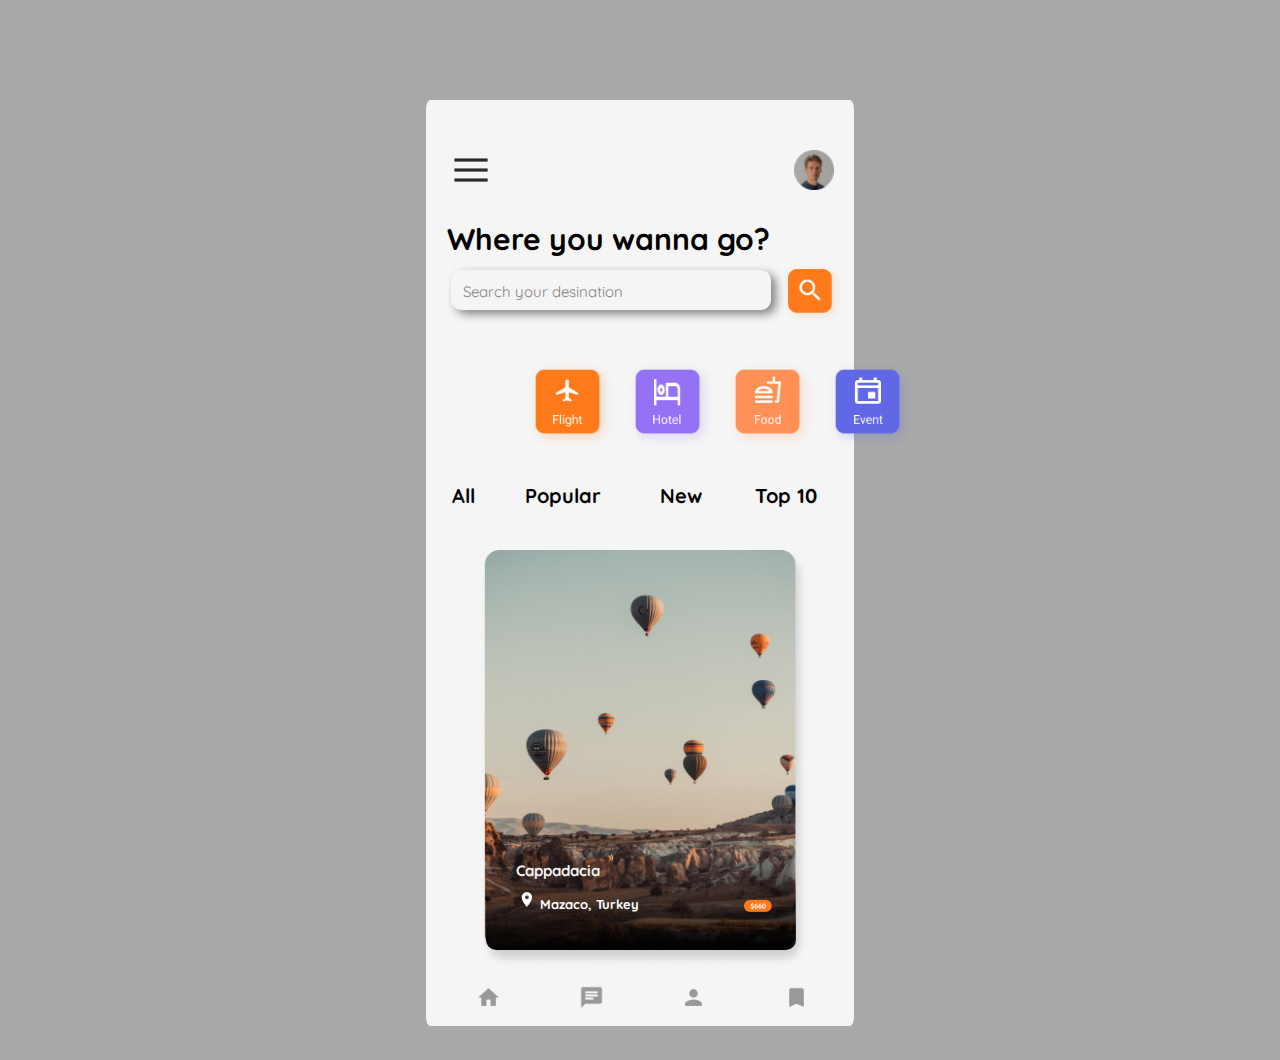
<file: index.html>
<!DOCTYPE html>
<html lang="es">
<head>
    <meta charset="UTF-8">
    <meta http-equiv="X-UA-Compatible" content="IE=edge">
    <meta name="viewport" content="width=device-width, initial-scale=1.0">
     <link rel="stylesheet" href="./css/index.css">
    <link rel="stylesheet" href="./css/configuracion.css">
    <link rel="preconnect" href="https://fonts.googleapis.com">
<link rel="preconnect" href="https://fonts.gstatic.com" crossorigin>
<link href="https://fonts.googleapis.com/css2?family=Comfortaa:wght@300;400;500;600;700&family=Quicksand:wght@300;400;500;600;700&display=swap" rel="stylesheet">
    <title>Apple</title>
</head>
<body>
    <div class="pantalla">
        <div class="menu"><img src="./img/Menu.png" alt="img" class="img1"> <img src="./img/unsplash_WNoLnJo7tS8.png" alt="img" class="img2"></div>
        <div class="titulo">
            <h1 class="titulos">Where you wanna go?</h1>
        </div>
            <div class="buscar"> Search your desination</div><div class="lupa"><img src="./img/Group 2.png" alt="img" class="img3"></div>
        <div class="contenedor">
            <div class="item"> <img src="./img/Group 3.png" alt="img" class="imagenes"></div>
            <div class="item"> <img src="./img/Group 4.png" alt="img" class="imagenes"></div>
            <div class="item"> <img src="./img/Group 5.png" alt="img" class="imagenes"></div>
            <div class="item"> <img src="./img/Group 6.png" alt="img" class="imagenes"></div>
        </div>
        <table class="tabla">
            <tr>
                <td><h1>All</h1></td>
                <td><h1>Popular</h1></td>
                <td><h1>New</h1></td>
                <td><h1>Top 10</h1></td>
            </tr>
        </table>
        <a href="./link.html"><img src="./img/place1.png" alt="img" class="imagen_grande"></a>
        <div class="letras_imagen"> <h1 class="titulo_imagen">Cappadacia</h1></div>
        <h1 class="zona"><img src="./img/Location on.png" alt=""> Mazaco, Turkey</h1>
        <img src="./img/Group 7.png" alt="img" class="img">
        <div class="final"> 
            <div class="item2"><img src="./img/Home.png" alt="" class="imagenes2"></div>
            <div class="item2"><img src="./img/Chat.png" alt="" class="imagenes2"></div>
            <div class="item2"><img src="./img/Person.png" alt="" class="imagenes2"></div>
            <div class="item2"><img src="./img/Bookmark.png" alt="" class="imagenes2"></div>
            
        </div>
    </div>
</body>
</html>
</file>
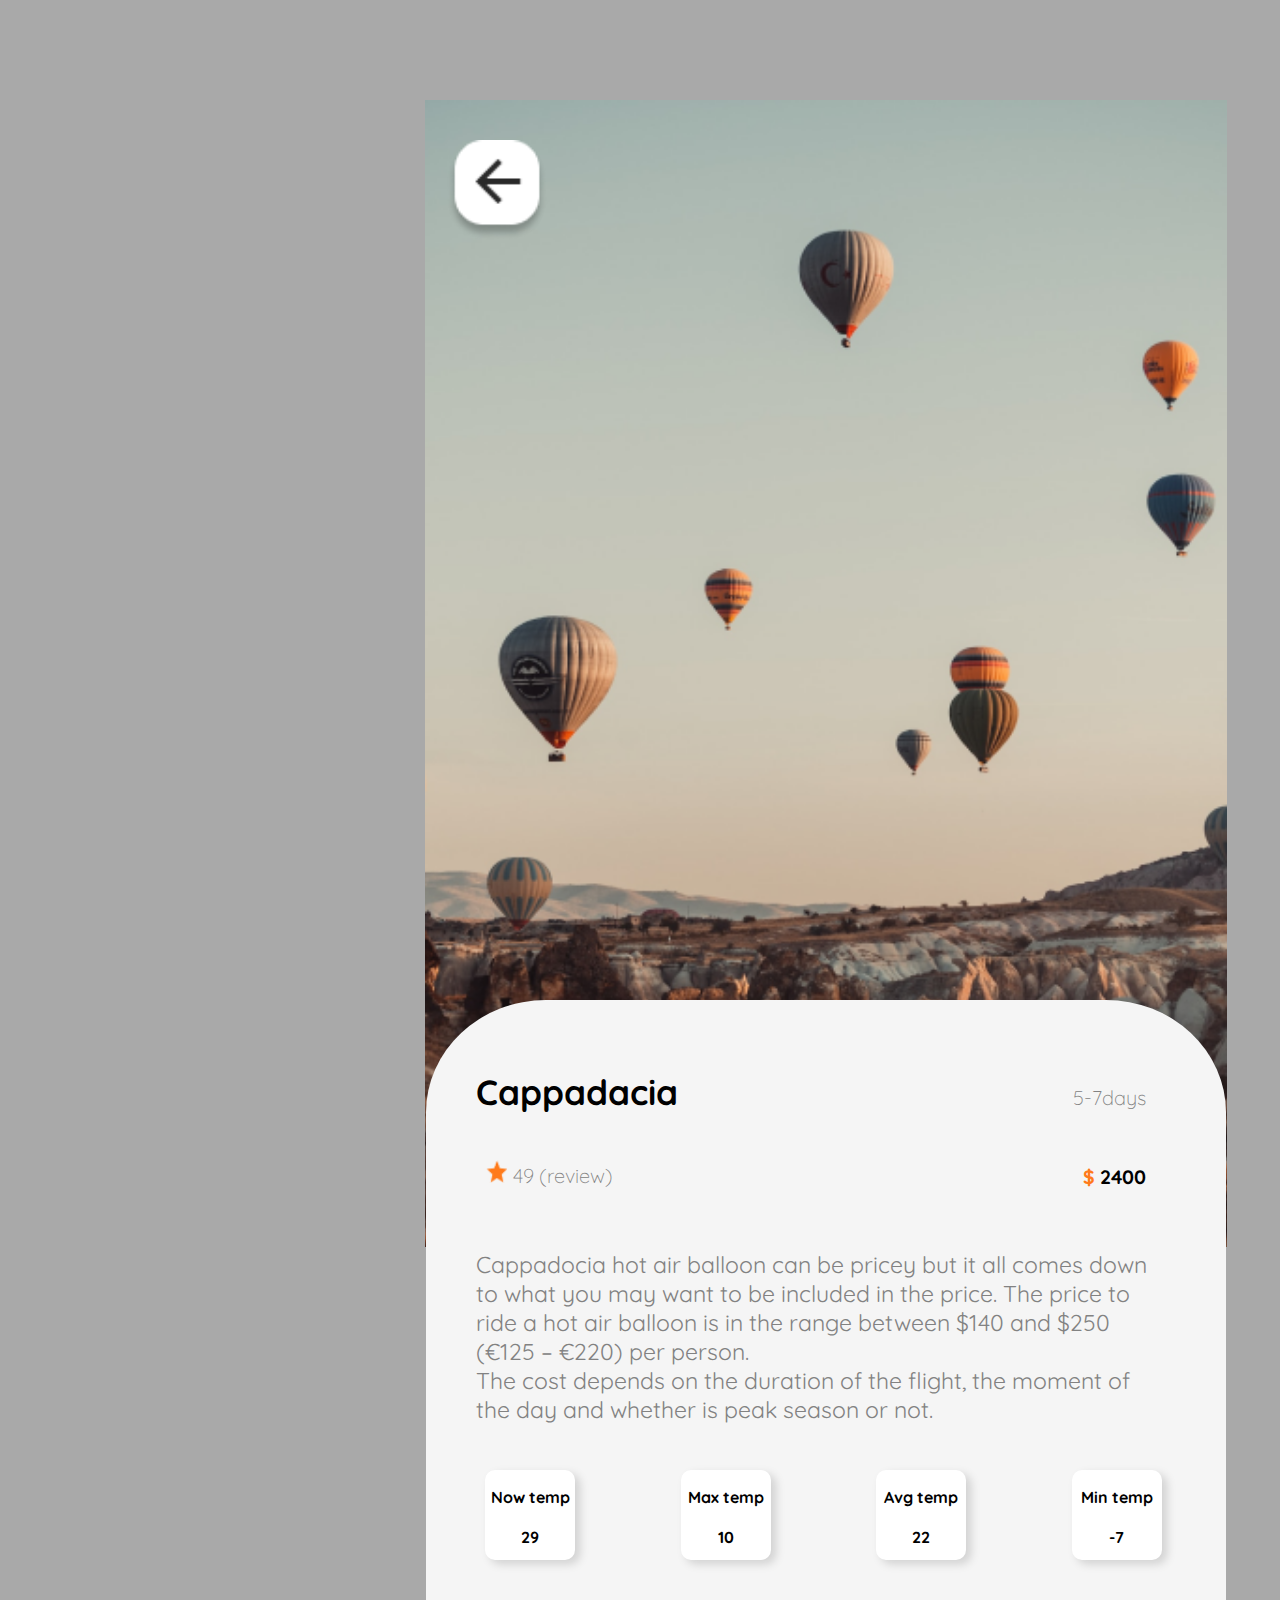
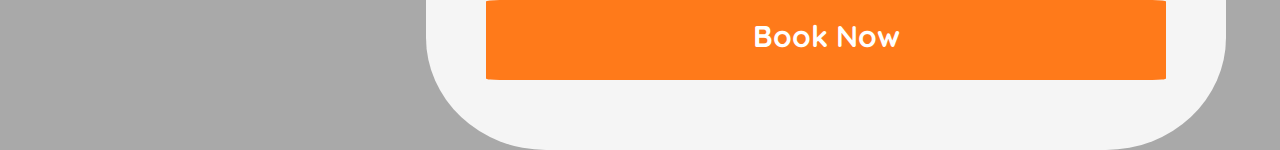
<file: link.html>
<!DOCTYPE html>
<html lang="es">
<head>
    <meta charset="UTF-8">
    <meta http-equiv="X-UA-Compatible" content="IE=edge">
    <meta name="viewport" content="width=device-width, initial-scale=1.0">
     <link rel="stylesheet" href="./css/index.css">
    <link rel="stylesheet" href="./css/configuracion.css">
    <link rel="preconnect" href="https://fonts.googleapis.com">
<link rel="preconnect" href="https://fonts.gstatic.com" crossorigin>
<link href="https://fonts.googleapis.com/css2?family=Comfortaa:wght@300;400;500;600;700&family=Quicksand:wght@300;400;500;600;700&display=swap" rel="stylesheet">
    <title>Apple</title>
</head>
<body>
    <div class="pantalla">  
        <img src="./img/unsplash_vCArUMDcHCQ.png" alt="img" class="imagen_link">
        <a href="./index.html"><img src="./img/back button.png" alt="img" class="boton"></a>
        <div class="pantalla_baja"></div>
        <h1 class="titulo2">Cappadacia</h1>
        <h2 class="titulo3"><img src="./img/Vector.png" alt="img" width="22rem"> 49 (review)</h2>
        <div class="titulo_4"><h2 class="titulo4"> 5-7days</h2></div>
        <div class="titulo_5"><h2 class="titulo5">$ <b>2400</b></h2></div>
        <p class="texto">Cappadocia hot air balloon can be pricey but it all comes down <br>
                         to what you may want to be included in the price. The price to <br>
                         ride a hot air balloon is in the range between $140 and $250 <br>
                         (€125 – €220) per person. <br>
                         The cost depends on the duration of the flight, the moment of <br>
                          the day and whether is peak season or not.</p>
        <div class="cuadros">
            <div class="item4"><h1>Now temp <br> <br> 29</h1></div>
            <div class="item4"><h1> Max temp <br> <br> 10</h1></div>
            <div class="item4"><h1> Avg temp <br> <br> 22</h1></div>
            <div class="item4"><h1>Min temp <br> <br> -7</h1></div>
        </div>
        <div class="cuadro_final"> <h1 class="titulo_final">Book Now</h1></div>
    </div>
</body>
</html>
</file>
<file: css/index.css>
.pantalla{
    width: 428px;
    height: 926px;
    background-color: whitesmoke;
    margin:auto;
    margin-top: 10rem;
    border-radius: 1%;
    position: relative;
}
.menu{
    float:left;
    width: 41rem;
    height: 6rem;
    margin-top: 4rem;
    margin-left: 1rem;
    justify-content: space-between;
}
.img1{
    width: 4rem;
    margin-top: 1rem;
    margin-left: 1.5rem;
}
.img2{
    width: 4rem;
    margin-left:30rem;
    margin-top: 1rem;
}
.titulo{
    float: left;
    width: 41rem;
    height: 7rem;
    font-size: 1.5rem;
    margin-left: 2.5rem;
}
.titulos{
    margin-top: 2rem;
    margin-left: -0.4rem;
}
.buscar{
float: left;
width: 32rem;
height: 4rem;
margin-left: 2.5rem;
background: whitesmoke;
box-shadow: 5px 4px 10px;
border-radius: 1rem;
font-size: 1.5rem;
padding: 1.2rem;
text-align: left;
color: rgb(133, 130, 130);
cursor:text;
}
.lupa{
    float: right;
    width: 5.5rem;
    height: 3.5rem;
    margin-right:-2.3rem;
    cursor:pointer ;
    margin-top: 0.3rem;
}
.img3{
   width: 110%;
   margin-top: -1rem;
   margin-left: -4rem;
}
.contenedor{
    float: left;
    width: 41rem;
    height: 10rem;
    margin-left: 1rem;
    padding: 8rem;
    display: flex;
    justify-content: space-around;  
        
}
.imagenes{
    width: 9rem;
    margin-left: 1rem;
    margin-top: -3rem;
    cursor: pointer;
}
.tabla{
    width: 41rem;
    height:5rem;
    margin: auto;
    margin-left: 1.3rem;
    text-align: center;
    font-size: 1rem;
    margin-top: -1rem;
    font-weight: 900;
}
.tabla td :hover{
    transition: 0.5s;
    color: hsl(25, 100%, 55%);
    cursor: pointer;
}
.imagen_grande{
    width: 33rem;
    margin-top: 3rem;
    margin-left: 5.3rem;
}
.letras_imagen{
    background-color: red;
    width:31rem;
    height: 9.83rem;
    margin: auto;
    margin-top: -12rem;
    margin-left: 6rem;
    border-radius: 1rem;
    background: linear-gradient(180deg, rgba(0 0, 0, 0) 20.98%, #000000 100%);
    position: relative;
    color: whitesmoke;
}
.titulo_imagen{
    float: left;
    font-size: 1.5rem;
    margin-top: 1rem;
    margin-left: 3rem;
}
.final{
    width: 41rem;
    height: 10rem;
    margin: auto;
    display: flex;
    flex-direction: row;
    justify-content: space-around;
    margin-top: -2rem;
}
.zona{
    font-size: 1.3rem;
    float: left;
    color: white;
    margin-left: 9.2rem;
    margin-top: -6rem;
    position: absolute;
}
.item2{
    width: 2rem;
    height: 8rem;
    margin-top: 5rem;
    cursor: pointer;
    font-size: 3rem;
}   
.img{
    width: 2.8rem;
    float: left;
    position: absolute;
    margin-left: 31.8rem;
    margin-top: -5rem;
}
.item2 :hover{
    transition: 0.5s;
    filter: grayscale(300%) opacity(0.4) drop-shadow( 0 0 0 hsl(25, 100%, 55%));
}
.imagenes2{
    width: 2.5rem;
}
.imagen_link{
    float: left;
    margin-left: -0.10rem;
    width: 80.2rem;
}
.boton{
    float: left;
    position: absolute;
    width: 10rem;
    margin-top: 4rem;
    margin-left: -78em;
}
.pantalla_baja{
    width: 80rem;
    height: 75rem;
    position:absolute;
    margin-top: 90rem;
    border-radius: 15%;
    background-color: whitesmoke;
}
.titulo2{
    font-size: 3.5rem;
    font-weight: 700;
    position: absolute;
    margin-top: 97rem;
    margin-left: 5rem;
}
.titulo3{
    position: absolute;
    margin-top: 106rem;
    margin-left: 6rem;
    font-size: 2rem;
    font-weight: 100;
    color: #828282;
}
.titulo4{
    font-size: 2rem;
    font-weight: 100;
    color: #828282;
}
.titulo_4{
    position: absolute;
 width: 10rem;
 height: 2rem;
 margin-left: 62rem;
 margin-top: 98.46rem;   
 text-align: right;
}   
.titulo5{
  

    color: #FF7A1A;;
    
}
.titulo5 b{
    color: black;
}
.titulo_5{
    font-size: 1.3rem;
    width: 8rem;
    height: 3rem;
    margin-left: 64rem;
    margin-top: 106.4rem;
    position: absolute;
    text-align: right;
}
.texto{
    width: 68rem;
    height: 18rem;
    position: absolute;
    margin-top: 115rem;
    margin-left: 5rem;
    font-size: 2.3rem;
    color: #828282;
    }
.cuadros{
    position: absolute;
    width: 78.2rem;
    height: 15rem;
    margin-top: 135rem;
    margin-left: 0.65rem;
    display: flex;
    flex-direction: row;
    justify-content: space-around;
}
.item4{
    width: 9rem;
    height: 9rem;
    margin-top: 2rem;
    background-color: white;
    border-radius: 1rem;
    box-shadow: 5px 4px 10px rgba(0, 0, 0, 0.15);
    text-align: center;
    font-size: 1.8rem;
    font-weight: 600;
}
.item4 h1{
    font-size: 1.6rem;
    margin-top: 1.7rem;
}
.cuadro_final{
    position: absolute;
    background-color: #FF7A1A;
    color: white;
    border-radius: 2%;
    width: 68rem;
    height: 8rem;
    margin-left: 6rem;
    margin-top: 150rem;
    display: flex;
    flex-direction: row;
    justify-content: center;
}
.titulo_final{
    margin-top:1.7rem;
    font-size: 3rem;
}
</file>
<file: css/configuracion.css>
*{
    margin: 0;
    padding: 0;
    box-sizing: border-box;
}
html{
    font-size: 10px;
    font-family: 'Comfortaa', cursive;
font-family: 'Quicksand', sans-serif;   
background-color: darkgray;
}
</file>
